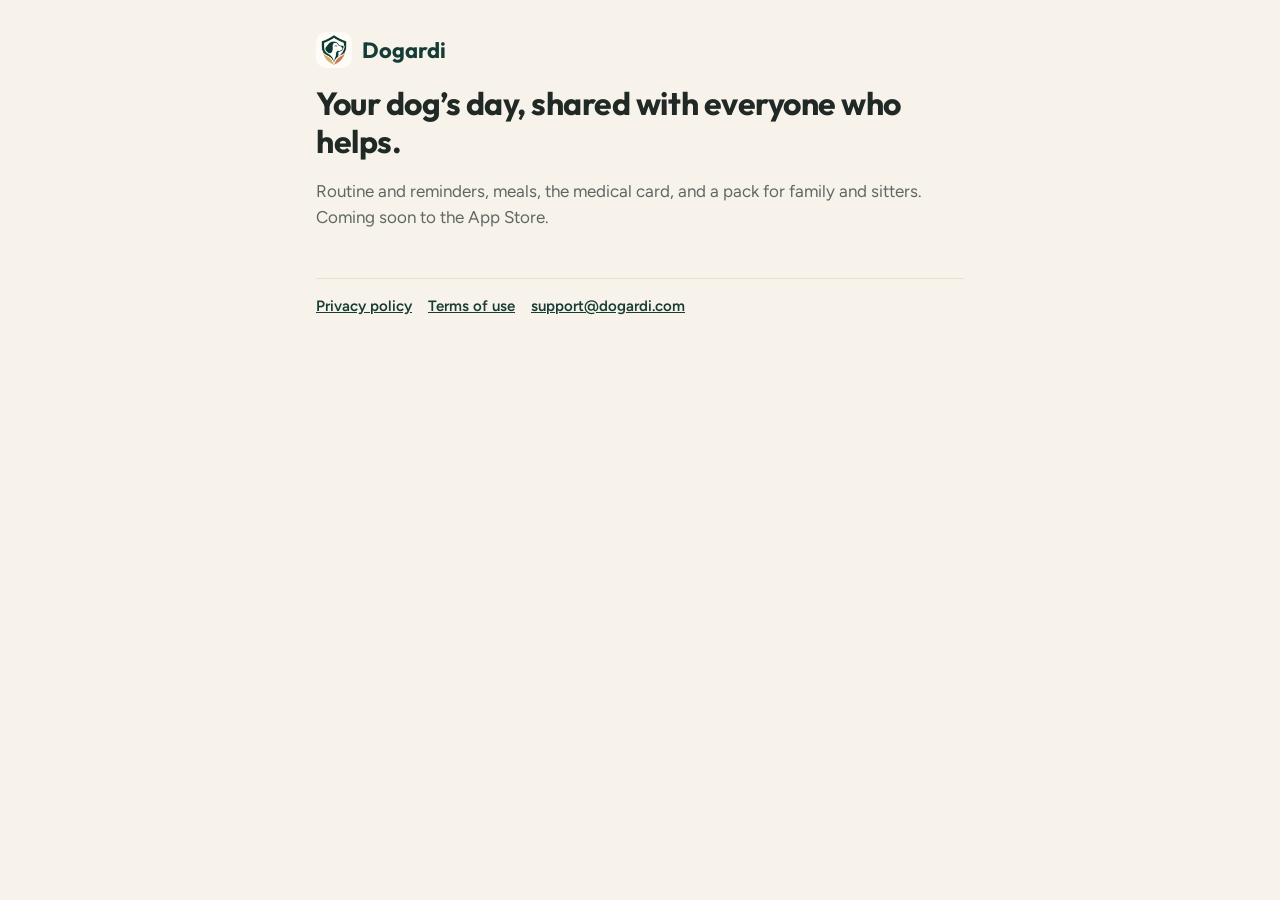
<file: index.html>
<!doctype html>
<html lang="en">
<head>
  <meta charset="utf-8">
  <meta name="viewport" content="width=device-width, initial-scale=1">
  <meta name="theme-color" content="#173C35">
  <title>Dogardi</title>
  <meta name="description" content="Dogardi: your dog's routine, health and pack in one place.">
  <link rel="icon" href="mark.png">
  <link href="https://fonts.googleapis.com/css2?family=Figtree:wght@400;600;700&family=Outfit:wght@600;700&display=swap" rel="stylesheet">
  <link rel="stylesheet" href="theme.css">
  <link rel="stylesheet" href="site.css">
</head>
<body>
  <main>
    <a class="logo" href="./"><img src="mark.png" alt="">Dogardi</a>
    <h1>Your dog’s day, shared with everyone who helps.</h1>
    <p class="muted">Routine and reminders, meals, the medical card, and a pack for family and sitters. Coming soon to the App Store.</p>
    <footer>
      <a href="privacy.html">Privacy policy</a><a href="terms.html">Terms of use</a><a href="mailto:support@dogardi.com">support@dogardi.com</a>
    </footer>
  </main>
</body>
</html>
</file>
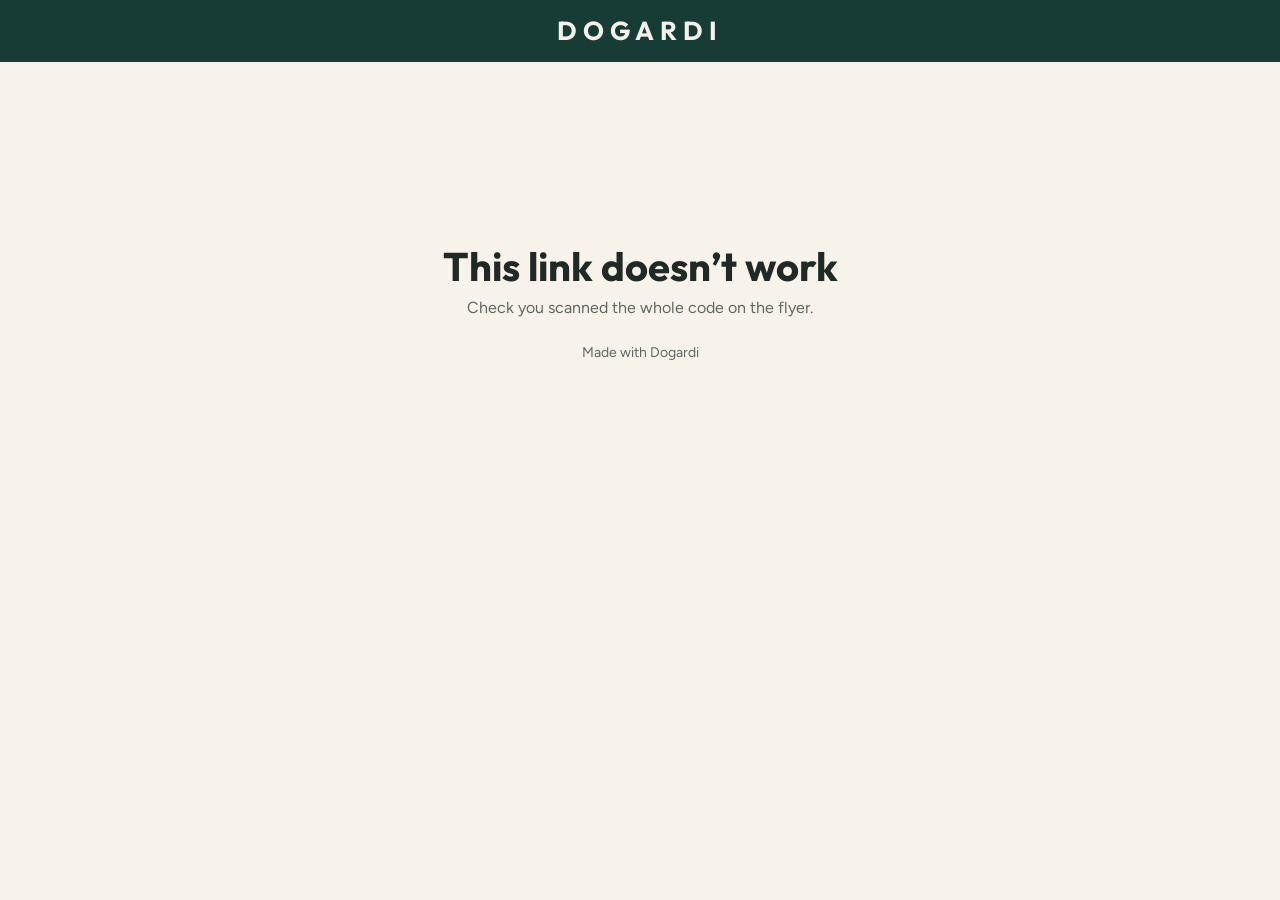
<file: lost/index.html>
<!doctype html>
<html lang="en">
<head>
  <meta charset="utf-8">
  <meta name="viewport" content="width=device-width, initial-scale=1, viewport-fit=cover">
  <meta name="robots" content="noindex">
  <meta name="referrer" content="no-referrer">
  <meta name="theme-color" content="#9A3F33">
  <title>Lost dog · Dogardi</title>
  <link rel="icon" href="mark.png">
  <link rel="preconnect" href="https://fonts.googleapis.com">
  <link rel="preconnect" href="https://fonts.gstatic.com" crossorigin>
  <link href="https://fonts.googleapis.com/css2?family=Figtree:wght@400;500;600;700&family=Outfit:wght@600;700&display=swap" rel="stylesheet">
  <link rel="stylesheet" href="../theme.css">
  <link rel="stylesheet" href="lost.css">
  <script src="lost.js" defer></script>
</head>
<body>
  <!-- The live page a lost pet flyer's QR code opens: ?t=<token>. Filled in by lost.js from the `lost` Edge Function. -->
  <header class="banner" id="banner">LOST DOG</header>
  <main id="page" aria-busy="true">
    <p class="muted center">Loading…</p>
  </main>
  <footer class="muted small center">Made with Dogardi</footer>
</body>
</html>
</file>
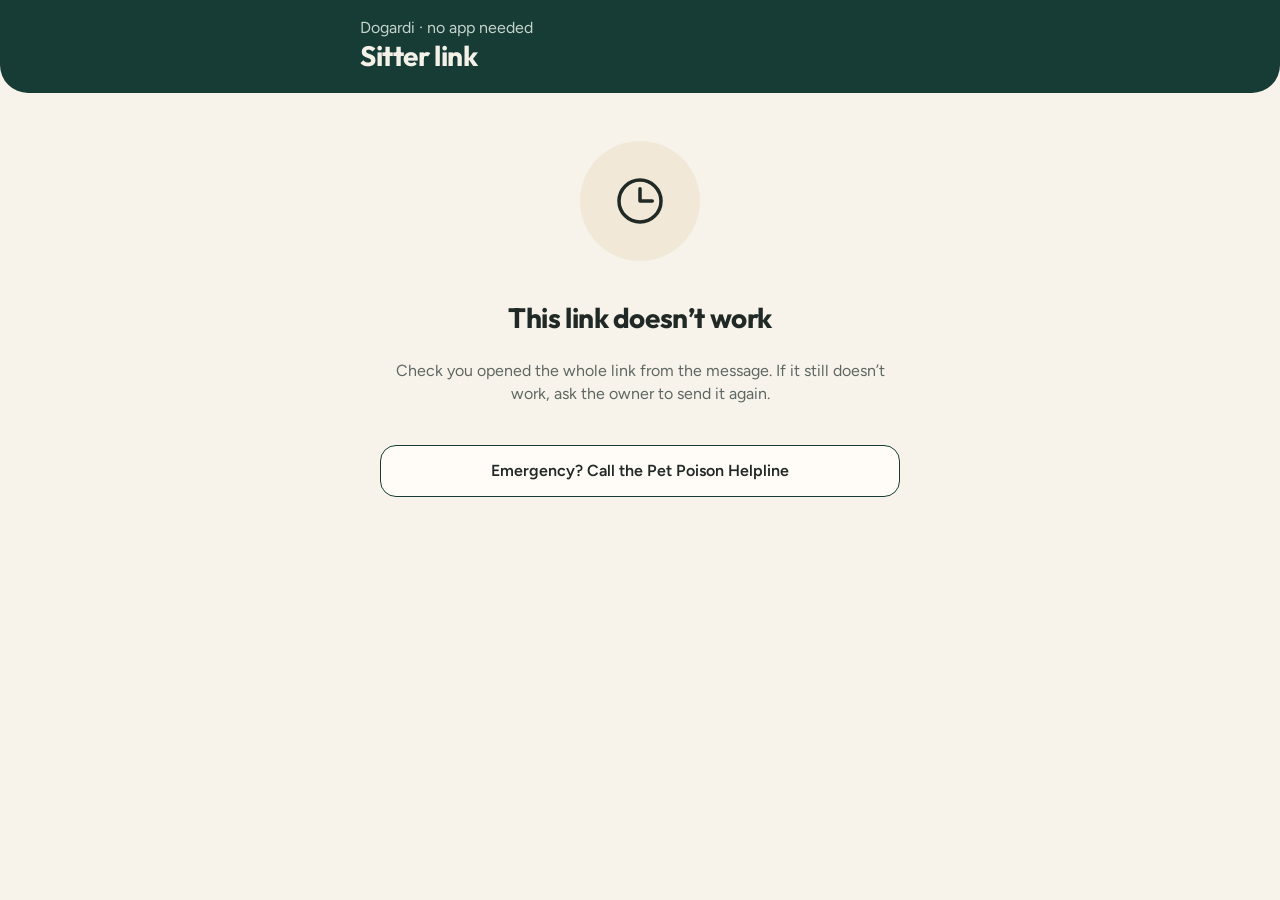
<file: s/index.html>
<!doctype html>
<html lang="en">
<head>
  <meta charset="utf-8">
  <meta name="viewport" content="width=device-width, initial-scale=1, viewport-fit=cover">
  <meta name="robots" content="noindex">
  <meta name="referrer" content="no-referrer">
  <meta name="theme-color" content="#173C35">
  <title>Sitter link · Dogardi</title>
  <link rel="icon" href="mark.png">
  <link rel="preconnect" href="https://fonts.googleapis.com">
  <link rel="preconnect" href="https://fonts.gstatic.com" crossorigin>
  <link href="https://fonts.googleapis.com/css2?family=Figtree:wght@400;500;600;700&family=Outfit:wght@600;700&display=swap" rel="stylesheet">
  <link rel="stylesheet" href="theme.css">
  <link rel="stylesheet" href="sitter.css">
  <script src="sitter.js" defer></script>
</head>
<body>
  <!-- The same Forest header band as the app's Home (filled in by sitter.js). -->
  <header class="band" id="band">
    <div class="band-row">
      <div class="band-text">
        <p class="eyebrow">Dogardi · no app needed</p>
        <h1 class="band-title">Sitter link</h1>
      </div>
    </div>
  </header>

  <main id="page" aria-busy="true">
    <p class="muted center">Loading…</p>
  </main>

  <div class="toast" id="toast" role="status" aria-live="polite"></div>

  <footer class="footer" id="footer" hidden>
    <div class="inner">
      <a class="btn outline block" id="call-owner">Call</a>
      <button class="emergency block" data-emergency>Emergency</button>
    </div>
  </footer>
</body>
</html>
</file>
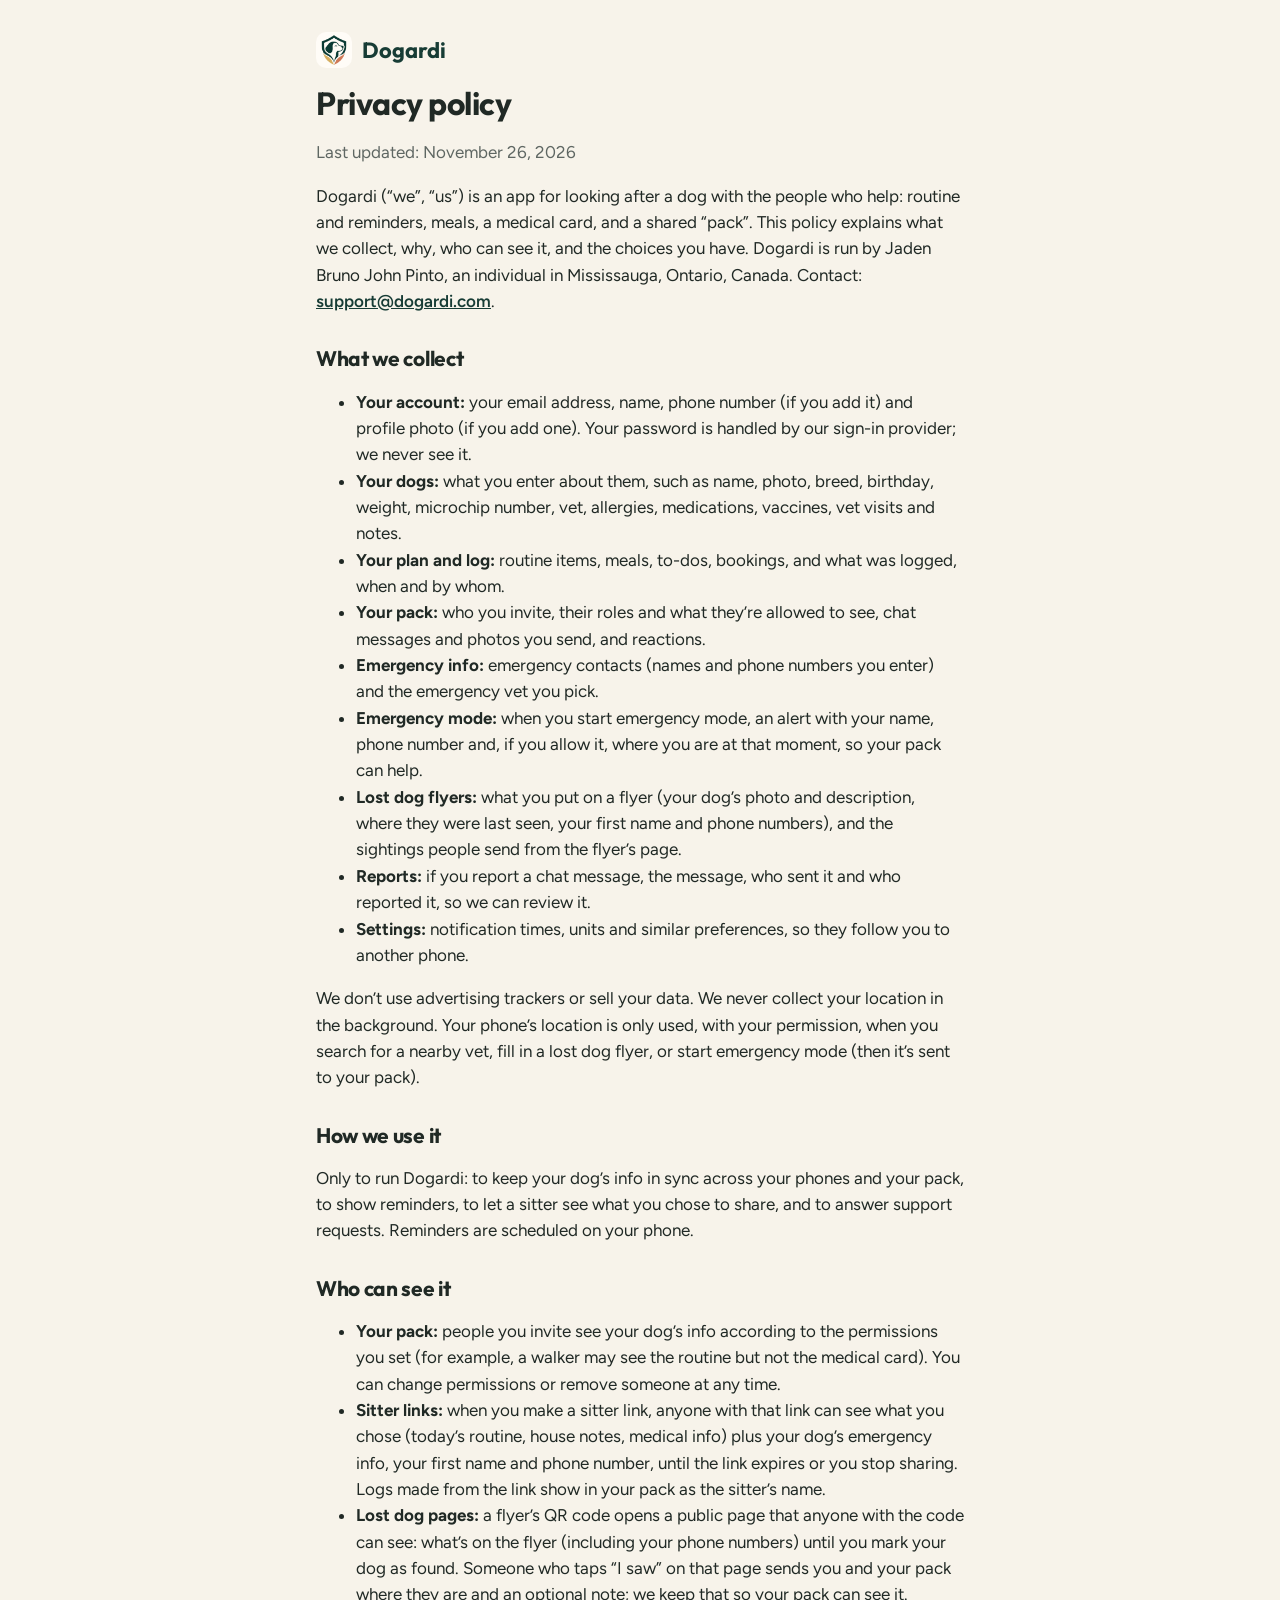
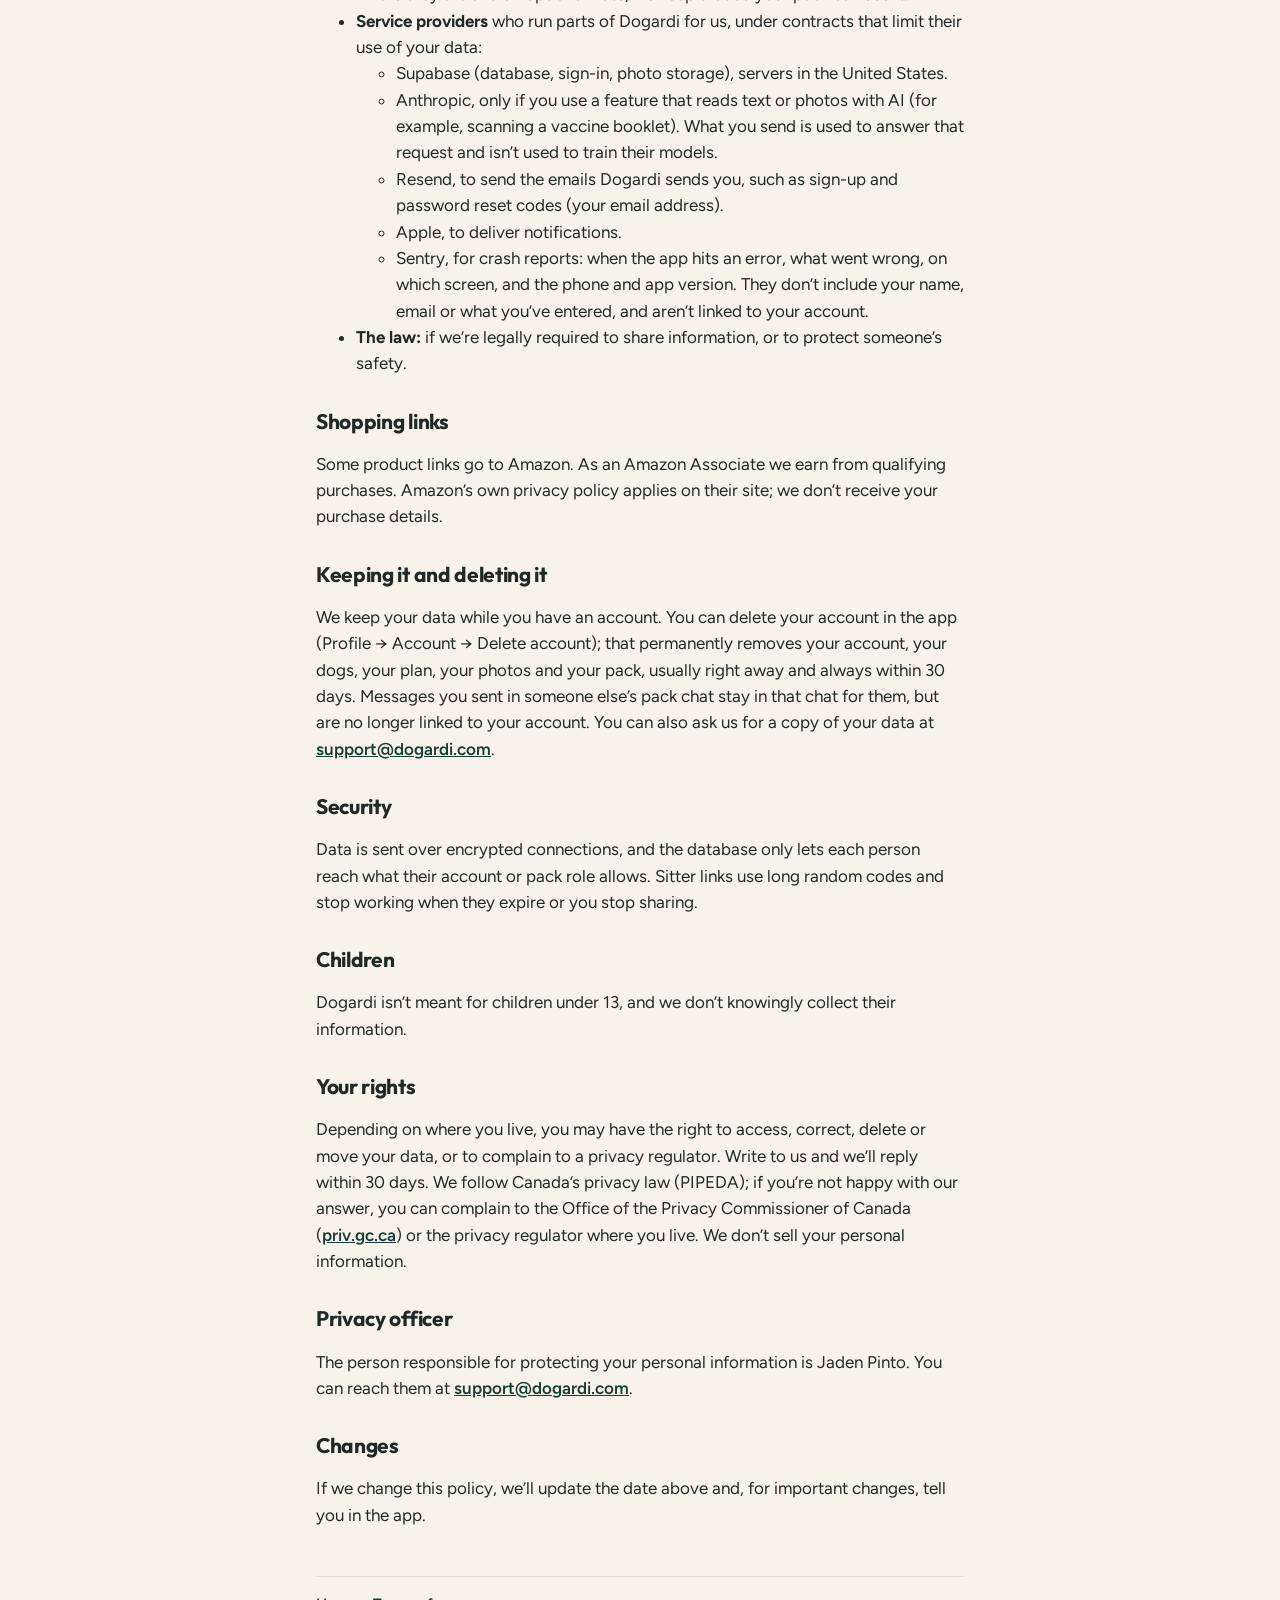
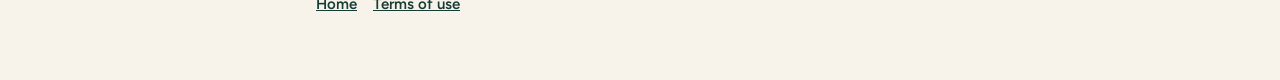
<file: privacy.html>
<!doctype html>
<html lang="en">
<head>
  <meta charset="utf-8">
  <meta name="viewport" content="width=device-width, initial-scale=1">
  <meta name="theme-color" content="#173C35">
  <title>Privacy policy · Dogardi</title>
  <link rel="icon" href="mark.png">
  <link href="https://fonts.googleapis.com/css2?family=Figtree:wght@400;600;700&family=Outfit:wght@600;700&display=swap" rel="stylesheet">
  <link rel="stylesheet" href="theme.css">
  <link rel="stylesheet" href="site.css">
</head>
<body>
  <main>
    <a class="logo" href="./"><img src="mark.png" alt="">Dogardi</a>
    <h1>Privacy policy</h1>
    <p class="muted">Last updated: November 26, 2026</p>

    <p>Dogardi (“we”, “us”) is an app for looking after a dog with the people who help: routine and reminders, meals, a medical card, and a shared “pack”. This policy explains what we collect, why, who can see it, and the choices you have. Dogardi is run by Jaden Bruno John Pinto, an individual in Mississauga, Ontario, Canada. Contact: <a href="mailto:support@dogardi.com">support@dogardi.com</a>.</p>

    <h2>What we collect</h2>
    <ul>
      <li><b>Your account:</b> your email address, name, phone number (if you add it) and profile photo (if you add one). Your password is handled by our sign-in provider; we never see it.</li>
      <li><b>Your dogs:</b> what you enter about them, such as name, photo, breed, birthday, weight, microchip number, vet, allergies, medications, vaccines, vet visits and notes.</li>
      <li><b>Your plan and log:</b> routine items, meals, to-dos, bookings, and what was logged, when and by whom.</li>
      <li><b>Your pack:</b> who you invite, their roles and what they’re allowed to see, chat messages and photos you send, and reactions.</li>
      <li><b>Emergency info:</b> emergency contacts (names and phone numbers you enter) and the emergency vet you pick.</li>
      <li><b>Emergency mode:</b> when you start emergency mode, an alert with your name, phone number and, if you allow it, where you are at that moment, so your pack can help.</li>
      <li><b>Lost dog flyers:</b> what you put on a flyer (your dog’s photo and description, where they were last seen, your first name and phone numbers), and the sightings people send from the flyer’s page.</li>
      <li><b>Reports:</b> if you report a chat message, the message, who sent it and who reported it, so we can review it.</li>
      <li><b>Settings:</b> notification times, units and similar preferences, so they follow you to another phone.</li>
    </ul>
    <p>We don’t use advertising trackers or sell your data. We never collect your location in the background. Your phone’s location is only used, with your permission, when you search for a nearby vet, fill in a lost dog flyer, or start emergency mode (then it’s sent to your pack).</p>

    <h2>How we use it</h2>
    <p>Only to run Dogardi: to keep your dog’s info in sync across your phones and your pack, to show reminders, to let a sitter see what you chose to share, and to answer support requests. Reminders are scheduled on your phone.</p>

    <h2>Who can see it</h2>
    <ul>
      <li><b>Your pack:</b> people you invite see your dog’s info according to the permissions you set (for example, a walker may see the routine but not the medical card). You can change permissions or remove someone at any time.</li>
      <li><b>Sitter links:</b> when you make a sitter link, anyone with that link can see what you chose (today’s routine, house notes, medical info) plus your dog’s emergency info, your first name and phone number, until the link expires or you stop sharing. Logs made from the link show in your pack as the sitter’s name.</li>
      <li><b>Lost dog pages:</b> a flyer’s QR code opens a public page that anyone with the code can see: what’s on the flyer (including your phone numbers) until you mark your dog as found. Someone who taps “I saw” on that page sends you and your pack where they are and an optional note; we keep that so your pack can see it.</li>
      <li><b>Service providers</b> who run parts of Dogardi for us, under contracts that limit their use of your data:
        <ul>
          <li>Supabase (database, sign-in, photo storage), servers in the United States.</li>
          <li>Anthropic, only if you use a feature that reads text or photos with AI (for example, scanning a vaccine booklet). What you send is used to answer that request and isn’t used to train their models.</li>
          <li>Resend, to send the emails Dogardi sends you, such as sign-up and password reset codes (your email address).</li>
          <li>Apple, to deliver notifications.</li>
          <li>Sentry, for crash reports: when the app hits an error, what went wrong, on which screen, and the phone and app version. They don’t include your name, email or what you’ve entered, and aren’t linked to your account.</li>
        </ul>
      </li>
      <li><b>The law:</b> if we’re legally required to share information, or to protect someone’s safety.</li>
    </ul>

    <h2>Shopping links</h2>
    <p>Some product links go to Amazon. As an Amazon Associate we earn from qualifying purchases. Amazon’s own privacy policy applies on their site; we don’t receive your purchase details.</p>

    <h2>Keeping it and deleting it</h2>
    <p>We keep your data while you have an account. You can delete your account in the app (Profile → Account → Delete account); that permanently removes your account, your dogs, your plan, your photos and your pack, usually right away and always within 30 days. Messages you sent in someone else’s pack chat stay in that chat for them, but are no longer linked to your account. You can also ask us for a copy of your data at <a href="mailto:support@dogardi.com">support@dogardi.com</a>.</p>

    <h2>Security</h2>
    <p>Data is sent over encrypted connections, and the database only lets each person reach what their account or pack role allows. Sitter links use long random codes and stop working when they expire or you stop sharing.</p>

    <h2>Children</h2>
    <p>Dogardi isn’t meant for children under 13, and we don’t knowingly collect their information.</p>
    <!-- [LEGAL PLACEHOLDER – for the lawyer: How age is checked at sign-up (Apple’s Declared Age Range on iOS 26+, otherwise a date of birth checked on the phone and not stored; only “13+ confirmed” and the date are kept), what happens if someone is under 13 (no account, nothing stored), pack members must also be 13+, and whether US state app store age laws (Utah, Texas) require parental consent for users aged 13–17.] -->

    <!-- Hidden until the lawyer writes it (LEGAL_TODO.md):
    <h2>Your consent</h2>
    <p class="placeholder">[LEGAL PLACEHOLDER – for the lawyer: Consent at sign-up to the Terms and this policy (which versions and when are recorded), asking again when either changes, the separate unchecked opt-in for marketing emails and promotional notifications under CASL (when it was given, how to withdraw, unsubscribe link and business contact in every marketing email), that routine reminders aren’t marketing, and the separate consent before AI features send a dog’s details to Anthropic.]</p>
    -->

    <!-- Hidden until the lawyer writes it (LEGAL_TODO.md):
    <h2>Privacy by default</h2>
    <p class="placeholder">[LEGAL PLACEHOLDER – for the lawyer: Optional collection is off until you turn it on (Quebec Law 25): location only when you tap a feature that needs it, while using the app, never in the background; no advertising or cross-app tracking; crash reports contain no personal information and can be turned off in Privacy & permissions.]</p>
    -->


    <h2>Your rights</h2>
    <!-- [LEGAL PLACEHOLDER – for the lawyer: the in-app tools for these rights (Profile → Privacy & permissions: download my data, correct my details, withdraw optional consents, contact the privacy officer) and the 30-day reply time.] -->
    <p>Depending on where you live, you may have the right to access, correct, delete or move your data, or to complain to a privacy regulator. Write to us and we’ll reply within 30 days. We follow Canada’s privacy law (PIPEDA); if you’re not happy with our answer, you can complain to the Office of the Privacy Commissioner of Canada (<a href="https://www.priv.gc.ca">priv.gc.ca</a>) or the privacy regulator where you live. We don’t sell your personal information.</p>

    <h2>Privacy officer</h2>
    <p>The person responsible for protecting your personal information is Jaden Pinto. You can reach them at <a href="mailto:support@dogardi.com">support@dogardi.com</a>.</p>
    <!-- [LEGAL PLACEHOLDER – for the lawyer: Confirm the privacy officer’s title and contact details, publish them as Quebec Law 25 requires, and how to reach them about access, correction, withdrawing consent or a complaint.] -->

    <!-- Hidden until the lawyer writes it (LEGAL_TODO.md):
    <h2>Quebec residents</h2>
    <p class="placeholder">[LEGAL PLACEHOLDER – for the lawyer: Law 25 rights (access, correction, portability of computerized data, de-indexing, withdrawing consent), that data is stored outside Quebec (Supabase and Sentry in the United States) and the privacy impact assessment done for that, how to complain to the Commission d’accès à l’information, and the French-language version.]</p>
    -->

    <!-- Hidden until the lawyer writes it (LEGAL_TODO.md):
    <h2>Keeping records and breaches</h2>
    <p class="placeholder">[LEGAL PLACEHOLDER – for the lawyer: Retention: deleted accounts are removed within 30 days, including from backups where possible; which records are kept longer and why (for example consent records, reports of abuse). Breach records kept as PIPEDA requires, and how we’d notify you and the regulator of a breach with a real risk of significant harm.]</p>
    -->

    <h2>Changes</h2>
    <p>If we change this policy, we’ll update the date above and, for important changes, tell you in the app.</p>

    <footer>
      <a href="./">Home</a><a href="terms.html">Terms of use</a>
    </footer>
  </main>
</body>
</html>
</file>
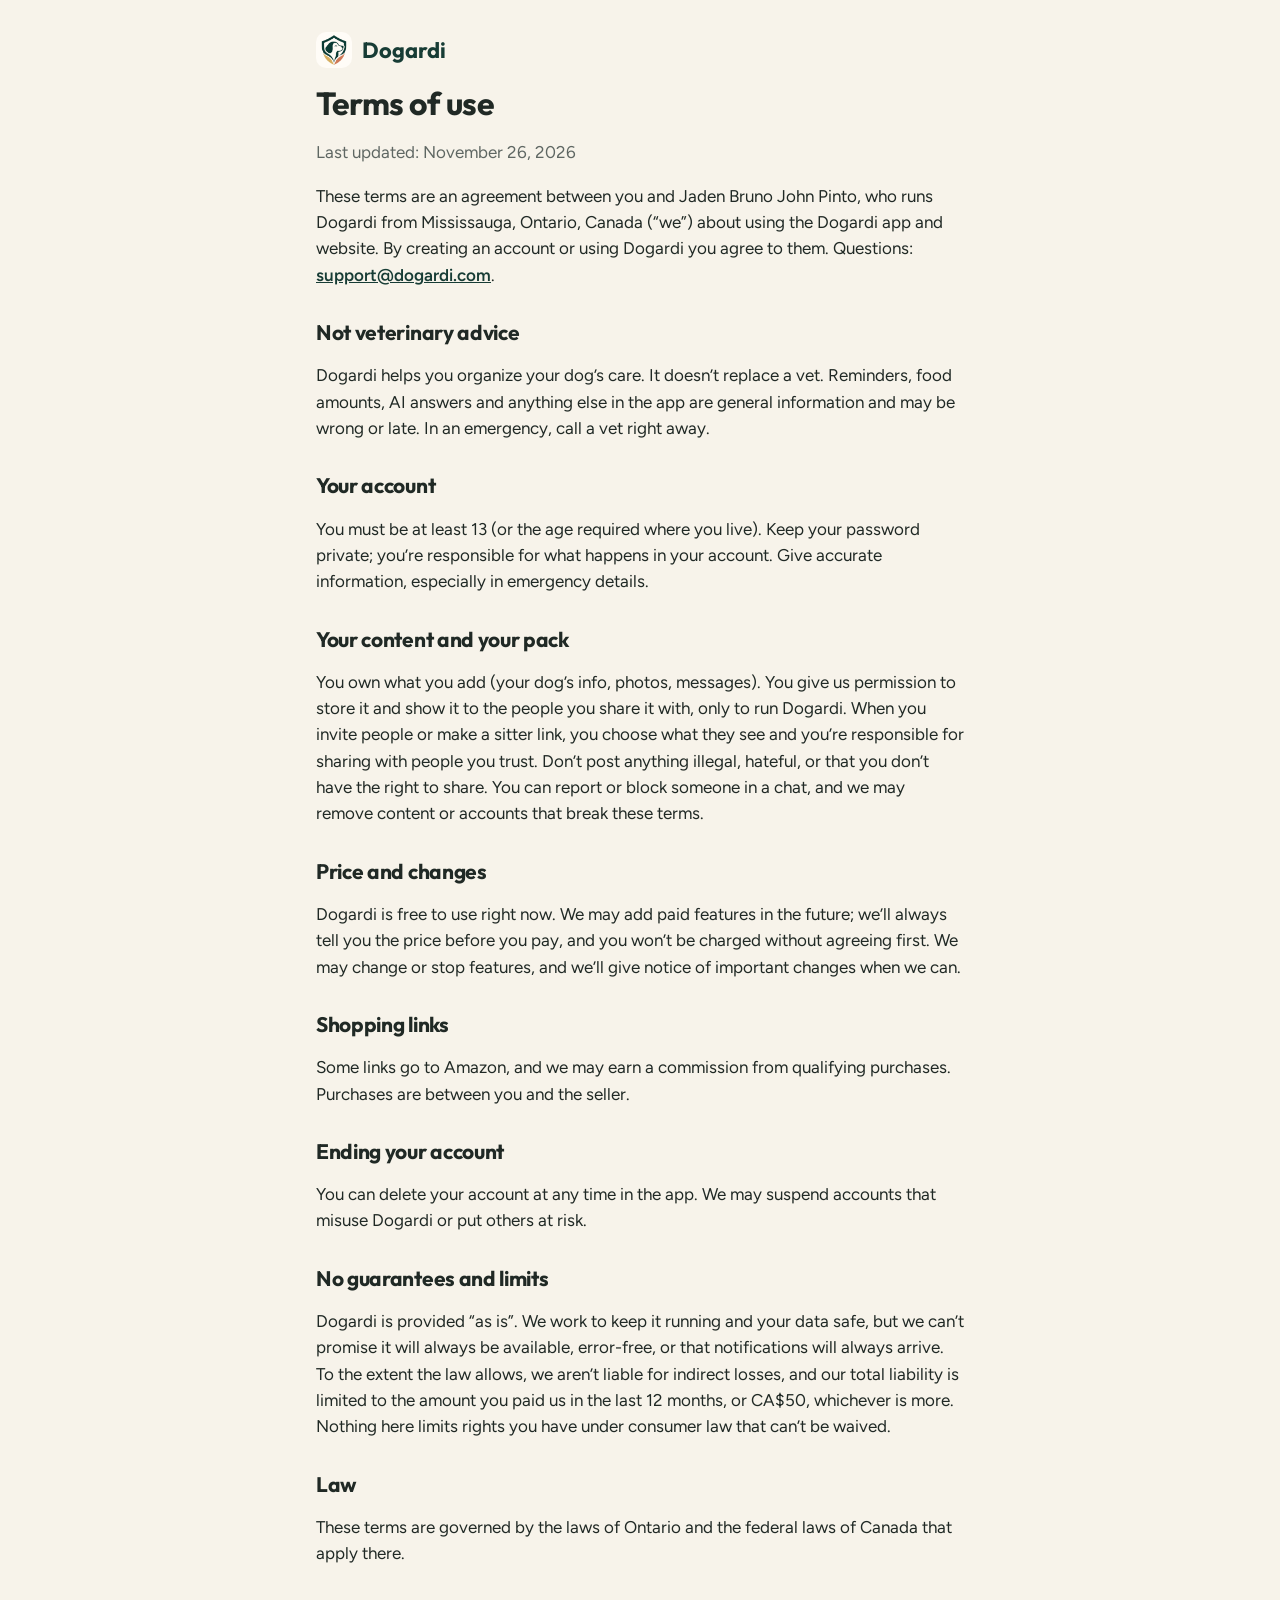
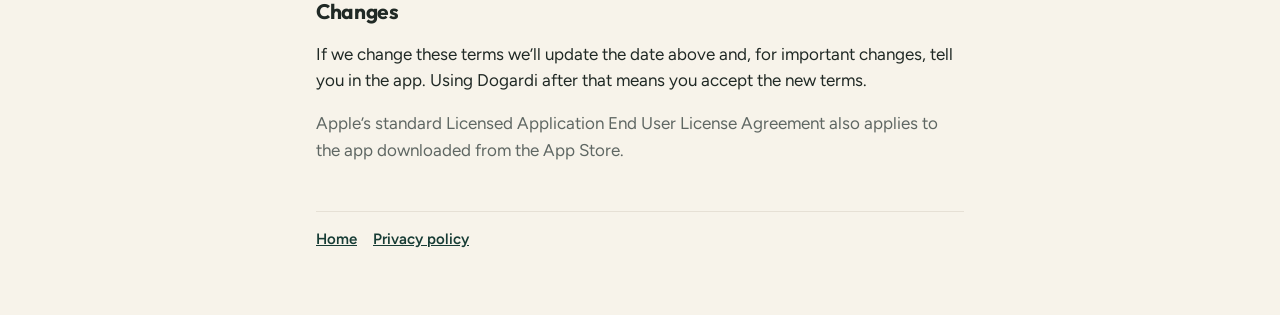
<file: terms.html>
<!doctype html>
<html lang="en">
<head>
  <meta charset="utf-8">
  <meta name="viewport" content="width=device-width, initial-scale=1">
  <meta name="theme-color" content="#173C35">
  <title>Terms of use · Dogardi</title>
  <link rel="icon" href="mark.png">
  <link href="https://fonts.googleapis.com/css2?family=Figtree:wght@400;600;700&family=Outfit:wght@600;700&display=swap" rel="stylesheet">
  <link rel="stylesheet" href="theme.css">
  <link rel="stylesheet" href="site.css">
</head>
<body>
  <main>
    <a class="logo" href="./"><img src="mark.png" alt="">Dogardi</a>
    <h1>Terms of use</h1>
    <p class="muted">Last updated: November 26, 2026</p>

    <p>These terms are an agreement between you and Jaden Bruno John Pinto, who runs Dogardi from Mississauga, Ontario, Canada (“we”) about using the Dogardi app and website. By creating an account or using Dogardi you agree to them. Questions: <a href="mailto:support@dogardi.com">support@dogardi.com</a>.</p>

    <h2>Not veterinary advice</h2>
    <p>Dogardi helps you organize your dog’s care. It doesn’t replace a vet. Reminders, food amounts, AI answers and anything else in the app are general information and may be wrong or late. In an emergency, call a vet right away.</p>

    <h2>Your account</h2>
    <p>You must be at least 13 (or the age required where you live). Keep your password private; you’re responsible for what happens in your account. Give accurate information, especially in emergency details.</p>

<!-- [LEGAL PLACEHOLDER – for the lawyer: Eligibility and age checks (13+, pack members too, how age is confirmed, the rules for users aged 13–17 under Utah and Texas app store laws), and that the account is personal and can’t be transferred except a pack’s dogs to another member when an owner deletes their account.] -->

    <h2>Your content and your pack</h2>
    <p>You own what you add (your dog’s info, photos, messages). You give us permission to store it and show it to the people you share it with, only to run Dogardi. When you invite people or make a sitter link, you choose what they see and you’re responsible for sharing with people you trust. Don’t post anything illegal, hateful, or that you don’t have the right to share. You can report or block someone in a chat, and we may remove content or accounts that break these terms.</p>

    <h2>Price and changes</h2>
    <p>Dogardi is free to use right now. We may add paid features in the future; we’ll always tell you the price before you pay, and you won’t be charged without agreeing first. We may change or stop features, and we’ll give notice of important changes when we can.</p>

    <!-- Hidden until the lawyer writes it (LEGAL_TODO.md):
    <h2>AI features</h2>
    <p class="placeholder">[LEGAL PLACEHOLDER – for the lawyer: Scout and Scan a booklet send what you choose to Anthropic only after you allow it; answers may be wrong and aren’t veterinary advice; you can turn this off at any time in Privacy & permissions.]</p>
    -->

    <h2>Shopping links</h2>
    <p>Some links go to Amazon, and we may earn a commission from qualifying purchases. Purchases are between you and the seller.</p>

    <h2>Ending your account</h2>
    <p>You can delete your account at any time in the app. We may suspend accounts that misuse Dogardi or put others at risk.</p>

    <h2>No guarantees and limits</h2>
    <p>Dogardi is provided “as is”. We work to keep it running and your data safe, but we can’t promise it will always be available, error-free, or that notifications will always arrive. To the extent the law allows, we aren’t liable for indirect losses, and our total liability is limited to the amount you paid us in the last 12 months, or CA$50, whichever is more. Nothing here limits rights you have under consumer law that can’t be waived.</p>

    <h2>Law</h2>
    <p>These terms are governed by the laws of Ontario and the federal laws of Canada that apply there.</p>

    <h2>Changes</h2>
    <!-- [LEGAL PLACEHOLDER – for the lawyer: How changed terms are accepted: the app shows a notice and asks you to accept the new version before you keep using it; which version you accepted and when is recorded.] -->
    <p>If we change these terms we’ll update the date above and, for important changes, tell you in the app. Using Dogardi after that means you accept the new terms.</p>

    <p class="muted">Apple’s standard Licensed Application End User License Agreement also applies to the app downloaded from the App Store.</p>

    <footer>
      <a href="./">Home</a><a href="privacy.html">Privacy policy</a>
    </footer>
  </main>
</body>
</html>
</file>
<file: theme.css>
/*
 * Soft Terrain colours for the sitter link page. These must match
 * src/theme/theme.ts (softTerrain) exactly; a test checks they do.
 * Change colours in theme.ts first, then copy them here.
 */
:root {
  --forest: #173C35;
  --forest-light: #22493F;
  --moss: #20332D;
  --bone: #F7F3EA;
  --cloud: #FFFCF7;
  --sage: #8FAF9D;
  --clay: #C9785B;
  --golden-oat: #D9B86C;
  --mist: #DCE8E5;
  --sand: #F1E8D8;
  --ink: #202925;
  --stone: #5F6763;
  --warm-white: #F4F1E9;
  --warm-line: #E6E0D5;
  --red: #9A3F33;
}
</file>
<file: site.css>
/* dogardi-web: the small public site (home, privacy, terms). Colours: ../sitter/theme.css. */
* { box-sizing: border-box; }
html, body { margin: 0; }
body { background: var(--bone); color: var(--ink); font: 400 17px/1.55 'Figtree', system-ui, sans-serif; -webkit-text-size-adjust: 100%; }
main { max-width: 680px; margin: 0 auto; padding: 32px 16px 64px; }
h1, h2 { font-family: 'Outfit', system-ui, sans-serif; letter-spacing: -0.015em; line-height: 1.2; }
h1 { font-size: 32px; margin: 16px 0 8px; }
h2 { font-size: 21px; margin: 32px 0 8px; }
a { color: var(--forest); font-weight: 600; }
.muted { color: var(--stone); }
.logo { display: flex; align-items: center; gap: 10px; text-decoration: none; color: var(--forest); font: 700 22px 'Outfit', system-ui, sans-serif; }
.logo img { width: 36px; height: 36px; border-radius: 10px; }
.draft { background: var(--sand); border-radius: 16px; padding: 12px 16px; margin: 16px 0; font-weight: 600; }
footer { margin-top: 48px; padding-top: 16px; border-top: 1px solid var(--warm-line); color: var(--stone); font-size: 15px; }
footer a { margin-right: 16px; }
.placeholder { background: #FFF4D6; border-left: 4px solid #C9A227; padding: 8px 12px; }
</file>
<file: lost/lost.css>
* { box-sizing: border-box; }
body { margin: 0; background: var(--bone); color: var(--ink); font: 16px/1.45 Figtree, system-ui, sans-serif; }
.banner { background: var(--red); color: var(--warm-white); text-align: center; font: 700 26px/1 Outfit, sans-serif; letter-spacing: 6px; padding: calc(env(safe-area-inset-top) + 18px) 16px 18px; }
main { max-width: 480px; margin: 0 auto; padding: 16px 16px 8px; display: grid; gap: 12px; }
.photo { width: 100%; aspect-ratio: 4 / 3; object-fit: cover; border-radius: 20px; background: var(--sand); }
h1 { font: 700 40px/1.1 Outfit, sans-serif; text-align: center; margin: 4px 0 0; }
.details { text-align: center; font-weight: 600; margin: 0; }
.card { background: var(--cloud); border: 1px solid var(--warm-line); border-radius: 20px; padding: 16px; }
.card p { margin: 0; }
.label { font: 700 13px/1.2 Figtree, sans-serif; letter-spacing: .06em; text-transform: uppercase; color: var(--stone); margin-bottom: 4px !important; }
.strong { font-weight: 700; }
.muted { color: var(--stone); }
.small { font-size: 14px; }
.center { text-align: center; }
.tags { display: flex; gap: 6px; flex-wrap: wrap; margin-top: 10px; }
.tag { font: 700 13px/1 Figtree, sans-serif; padding: 6px 10px; border-radius: 99px; }
.tag.sage { background: var(--mist); color: var(--forest); }
.tag.oat { background: #F4E7C4; color: var(--ink); }
.note { margin-top: 10px !important; }
textarea { width: 100%; margin: 8px 0 12px; border: 1.5px solid var(--warm-line); border-radius: 16px; padding: 12px 14px; font: 16px/1.4 Figtree, system-ui, sans-serif; color: var(--ink); background: var(--bone); resize: vertical; }
textarea:focus { outline: 2px solid var(--forest); outline-offset: 1px; }
.seen { width: 100%; appearance: none; border: 0; border-radius: 16px; min-height: 60px; background: var(--forest); color: var(--warm-white); font: 700 20px/1 Outfit, sans-serif; cursor: pointer; }
.seen[disabled] { opacity: .6; }
.sent { background: var(--mist); border-radius: 16px; padding: 14px 16px; }
.sent p { margin: 0; }
.call { display: block; text-align: center; border: 2px solid var(--forest); color: var(--forest); text-decoration: none; border-radius: 16px; padding: 16px; font-weight: 700; }
footer { padding: 16px 16px calc(env(safe-area-inset-bottom) + 16px); }
.found { text-align: center; padding-top: 18vh; display: grid; gap: 8px; }
.found p { margin: 0; }
.banner.calm { background: var(--forest); }
.problem { color: var(--red); font-weight: 600; margin: 8px 0 0; }
#seen-help { margin: 8px 0 0; }
[hidden] { display: none !important; }
</file>
<file: s/theme.css>
/*
 * Soft Terrain colours for the sitter link page. These must match
 * src/theme/theme.ts (softTerrain) exactly; a test checks they do.
 * Change colours in theme.ts first, then copy them here.
 */
:root {
  --forest: #173C35;
  --forest-light: #22493F;
  --moss: #20332D;
  --bone: #F7F3EA;
  --cloud: #FFFCF7;
  --sage: #8FAF9D;
  --clay: #C9785B;
  --golden-oat: #D9B86C;
  --mist: #DCE8E5;
  --sand: #F1E8D8;
  --ink: #202925;
  --stone: #5F6763;
  --warm-white: #F4F1E9;
  --warm-line: #E6E0D5;
  --red: #9A3F33;
}
</file>
<file: s/sitter.css>
/* Sitter link page: same look as the app's Home (Outfit headings, Figtree text, 24/16/12 corners, plain Bone). */
* { box-sizing: border-box; }

/* Shades the app derives from Soft Terrain (src/theme/theme.ts → derived), for Today's tasks. */
:root {
  --frame-muted: #C5D4CB;   /* secondary text on Forest */
  --moss-tile: #2B4039;     /* empty progress bar */
  --clay-tint: #EFD3C8;     /* medication chip, "Didn't eat" */
  --clay-text: #93462D;
  --clay-on-dark: #EBA386;  /* "Overdue" on Forest */
  --sage-tint: #D8E0D3;     /* "Ate it all" */
  --oat-tint: #F3E6C4;      /* "Ate some" */
}

html, body { margin: 0; }

body {
  background: var(--bone);
  color: var(--ink);
  font: 400 16px/1.45 'Figtree', system-ui, sans-serif;
  -webkit-text-size-adjust: 100%;
  min-height: 100vh;
}

h1, h2 { font-family: 'Outfit', system-ui, sans-serif; letter-spacing: -0.015em; margin: 0; }
h1 { font-weight: 700; font-size: 28px; line-height: 34px; }
h2 { font-weight: 600; font-size: 19px; line-height: 24px; }
p { margin: 0; }

/* --- Header band (Home's): photo, "Hi Priya!", "Ace's day", Emergency ------- */
.band {
  background: var(--forest); color: var(--warm-white);
  border-radius: 0 0 28px 28px;
  padding: calc(env(safe-area-inset-top) + 16px) 20px 20px;
}
.band-row { max-width: 560px; margin: 0 auto; display: flex; align-items: center; gap: 12px; min-height: 56px; }
.band-text { flex: 1; min-width: 0; }
.eyebrow { color: var(--frame-muted); font-size: 16px; line-height: 23px; white-space: nowrap; overflow: hidden; text-overflow: ellipsis; }
.band-title { font-size: 28px; line-height: 34px; overflow-wrap: anywhere; }
.band-meta { max-width: 560px; margin: 10px auto 0; color: var(--golden-oat); font-weight: 600; font-size: 14px; line-height: 20px; }
.avatar {
  width: 60px; height: 60px; flex: none; border-radius: 50%;
  box-shadow: 0 0 0 2px var(--golden-oat); object-fit: cover;
  background: var(--forest-light); color: var(--warm-white); display: grid; place-items: center;
}
.icon-btn {
  width: 44px; height: 44px; min-height: 44px; padding: 0; flex: none; border-radius: 12px;
  background: var(--red); border-color: var(--red); color: var(--warm-white);
}

main { max-width: 560px; margin: 0 auto; padding: 20px 20px 140px; display: grid; gap: 16px; }

.muted { color: var(--stone); }

.card {
  background: var(--cloud); border-radius: 24px; padding: 18px;
  box-shadow: 0 0 0 1px rgba(32, 41, 37, 0.08);
}
.card.warm { background: var(--sand); }

/* --- Today's tasks (Home's card, exactly) ---------------------------------- */
.tasks { background: var(--forest); color: var(--warm-white); border-radius: 24px; padding: 18px; }
.tasks-head { display: flex; align-items: center; justify-content: space-between; gap: 12px; }
.tasks-head h2 { color: var(--warm-white); }
.tasks-head .count { font-weight: 600; font-size: 16px; line-height: 23px; white-space: nowrap; }
.track { height: 8px; border-radius: 4px; overflow: hidden; background: var(--moss-tile); margin: 12px 0 16px; }
.track .fill { height: 100%; width: 0; border-radius: 4px; background: var(--golden-oat); }

/* Rows sit in the normal flow; the list's height is held while they move, then eases to the new size. */
.list { position: relative; display: flex; flex-direction: column; gap: 12px; }
.list.sizing { transition: height 0.3s cubic-bezier(0.33, 1, 0.68, 1); }
.line {
  position: relative; overflow: hidden; transform-origin: top center;
  display: flex; align-items: center; gap: 12px; min-height: 64px;
  background: var(--forest-light); border-radius: 16px; padding: 12px 12px 12px 16px;
}
.line .important { position: absolute; left: 0; top: 0; bottom: 0; width: 5px; background: var(--red); }
.chip { width: 36px; height: 36px; flex: none; border-radius: 12px; display: grid; place-items: center; background: var(--sage); color: var(--forest); }
.chip.meds { background: var(--clay-tint); color: var(--clay-text); }
.line .what { flex: 1; min-width: 0; display: grid; }
.line .title { font-weight: 700; font-size: 16px; line-height: 22px; }
.line .sub, .line .time { font-size: 14px; line-height: 20px; color: var(--frame-muted); }
.line .time.next { color: var(--golden-oat); font-weight: 600; }
.line .time.overdue { color: var(--clay-on-dark); font-weight: 600; }

button, .btn {
  font: 600 16px/20px 'Figtree', system-ui, sans-serif;
  border-radius: 16px; min-height: 44px; padding: 0 18px;
  display: inline-flex; align-items: center; justify-content: center; gap: 8px;
  border: 1.5px solid transparent; cursor: pointer; text-decoration: none;
  -webkit-tap-highlight-color: transparent;
}
button:active, .btn:active { opacity: 0.85; }
button:disabled { cursor: default; }
.log { flex: none; min-height: 44px; padding: 0 12px; }
.log.highlight { background: var(--golden-oat); border-color: var(--golden-oat); color: var(--ink); }
.log.quiet { background: transparent; border-color: var(--golden-oat); color: var(--golden-oat); }

/* The burst: 10 dots from the task's centre. */
.burst { position: absolute; left: 50%; width: 0; height: 0; pointer-events: none; z-index: 1; }
.dot { position: absolute; width: 10px; height: 10px; margin: -5px 0 0 -5px; border-radius: 5px; }

.all-done { display: grid; justify-items: center; gap: 8px; padding: 12px 0; text-align: center; }
.all-done .tick { width: 52px; height: 52px; border-radius: 26px; background: var(--golden-oat); color: var(--ink); display: grid; place-items: center; margin-bottom: 8px; }
.all-done h3 { margin: 0; font: 600 22px/28px 'Outfit', system-ui, sans-serif; letter-spacing: -0.015em; }
.all-done p { color: var(--frame-muted); }
.empty-day { color: var(--frame-muted); }

.note { display: flex; align-items: center; gap: 6px; margin-top: 16px; font-weight: 600; font-size: 14px; line-height: 20px; animation: fade-in 0.2s; }
.note svg { color: var(--golden-oat); flex: none; }
@keyframes fade-in { from { opacity: 0; } }

.completed { margin-top: 8px; }
.completed-toggle {
  background: none; border: 0; padding: 6px 0; min-height: 32px; border-radius: 0;
  color: var(--golden-oat); font-size: 14px; gap: 4px;
}
.completed-toggle svg { transition: transform 0.22s cubic-bezier(0.33, 1, 0.68, 1); }
.completed-toggle[aria-expanded="true"] svg { transform: rotate(180deg); }
.completed-list { display: grid; gap: 8px; }
.done-row { display: flex; align-items: center; gap: 12px; min-height: 52px; padding: 4px 0; }
.done-row .tick { width: 24px; height: 24px; flex: none; border-radius: 12px; background: var(--golden-oat); color: var(--ink); display: grid; place-items: center; }
.done-row .title { font-weight: 700; line-height: 22px; }
.done-row .by { color: var(--frame-muted); font-size: 14px; line-height: 20px; }

/* --- The rest of the page --------------------------------------------------- */
.center { text-align: center; }
.small-print { font-size: 14px; margin: -6px 0 0; }
.avoid { margin: 8px 0 0; }
.notes { margin: 8px 0 0; white-space: pre-line; }
.sheet .note-under { margin: -2px 0 4px; text-align: center; font-size: 14px; }
[hidden] { display: none !important; }

.primary { background: var(--forest); color: var(--warm-white); border-color: var(--forest); }
.outline { background: var(--cloud); color: var(--ink); border-color: var(--forest); }
.emergency { background: var(--red); color: var(--warm-white); border-color: var(--red); }
.block { width: 100%; min-height: 52px; }

.footer {
  position: fixed; left: 0; right: 0; bottom: 0; z-index: 2;
  background: var(--cloud); border-top: 1px solid var(--warm-line);
  padding: 12px 16px calc(env(safe-area-inset-bottom) + 12px);
}
.footer .inner { max-width: 560px; margin: 0 auto; display: grid; grid-template-columns: 1fr 1fr; gap: 8px; }

.toast {
  position: fixed; left: 16px; right: 16px; bottom: calc(env(safe-area-inset-bottom) + 92px); z-index: 3;
  max-width: 528px; margin: 0 auto;
  background: var(--moss); color: var(--warm-white); border-radius: 16px; padding: 12px 16px;
  font-weight: 600; opacity: 0; transform: translateY(8px); transition: opacity 0.2s, transform 0.2s;
  pointer-events: none;
}
.toast.show { opacity: 1; transform: none; }

/* Sheets: Emergency mode, and "Log Breakfast" (how much they ate) */
.sheet-bg { position: fixed; inset: 0; background: rgba(23, 60, 53, 0.45); z-index: 4; display: none; }
.sheet {
  position: fixed; left: 0; right: 0; bottom: 0; z-index: 5; display: none;
  background: var(--cloud); border-radius: 24px 24px 0 0; padding: 20px 16px calc(env(safe-area-inset-bottom) + 20px);
  max-width: 560px; margin: 0 auto; max-height: 88vh; overflow: auto;
  box-shadow: 0 -8px 30px rgba(0, 0, 0, 0.18);
}
.sheet.open { display: block; }
.sheet-bg.open { display: block; }
.sheet .stack { display: grid; gap: 8px; margin-top: 14px; }
.ate-choices { display: grid; gap: 12px; margin-top: 16px; }
.ate-choice { min-height: 56px; width: 100%; }
.ate-choice.all { background: var(--sage-tint); color: var(--forest); }
.ate-choice.some { background: var(--oat-tint); color: var(--ink); }
.ate-choice.none { background: var(--clay-tint); color: var(--clay-text); }
.facts { margin: 14px 0 0; padding: 0; list-style: none; }
.facts li { padding: 8px 0; border-top: 1px solid var(--warm-line); }
.facts b { display: block; font-size: 13px; color: var(--stone); font-weight: 700; }

/* Expired page */
.expired { text-align: center; padding-top: 48px; }
.expired .clock { width: 120px; height: 120px; border-radius: 60px; background: var(--sand); display: grid; place-items: center; margin: 0 auto 24px; }
.expired .stack { display: grid; gap: 12px; margin-top: 24px; }

@media (max-width: 360px) {
  .band, main { padding-left: 16px; padding-right: 16px; }
  .tasks { padding: 14px; }
}

@media (prefers-reduced-motion: reduce) { .toast, .list.sizing, .completed-toggle svg { transition: none; } }
</file>
